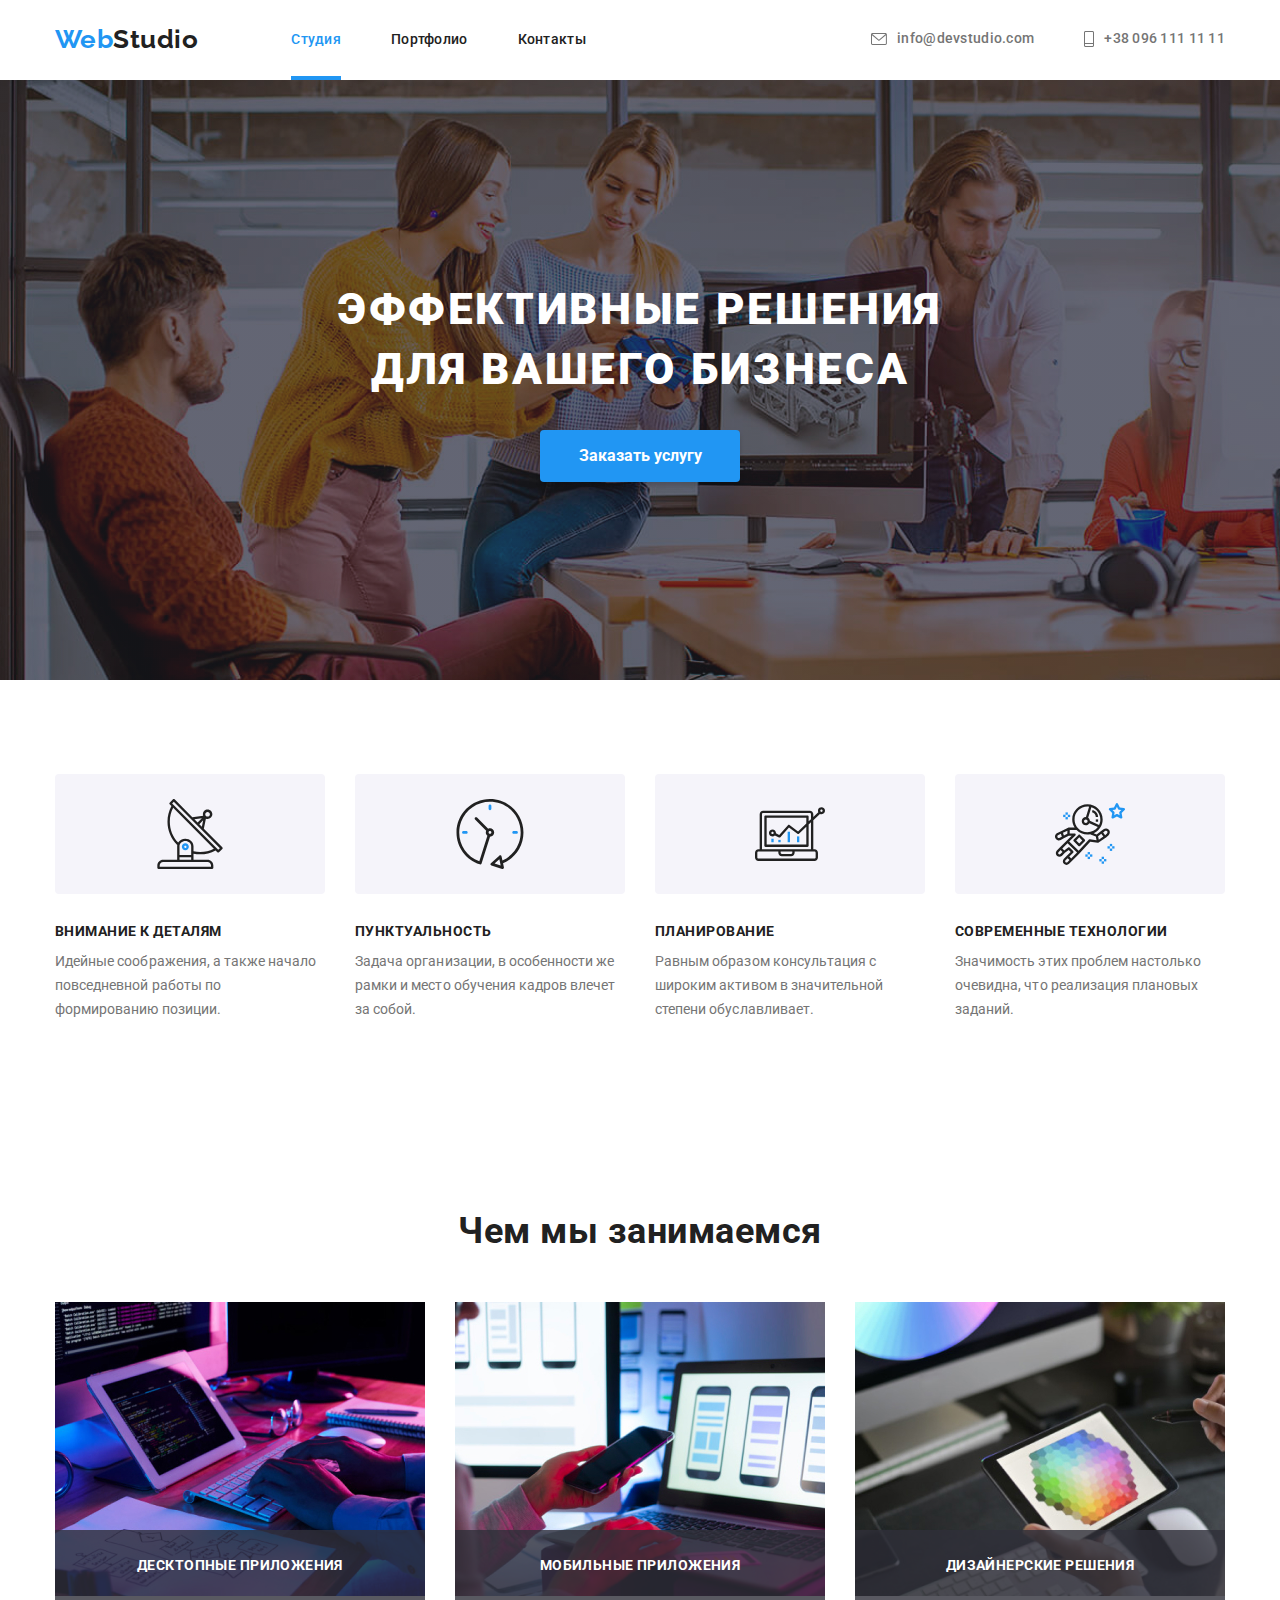
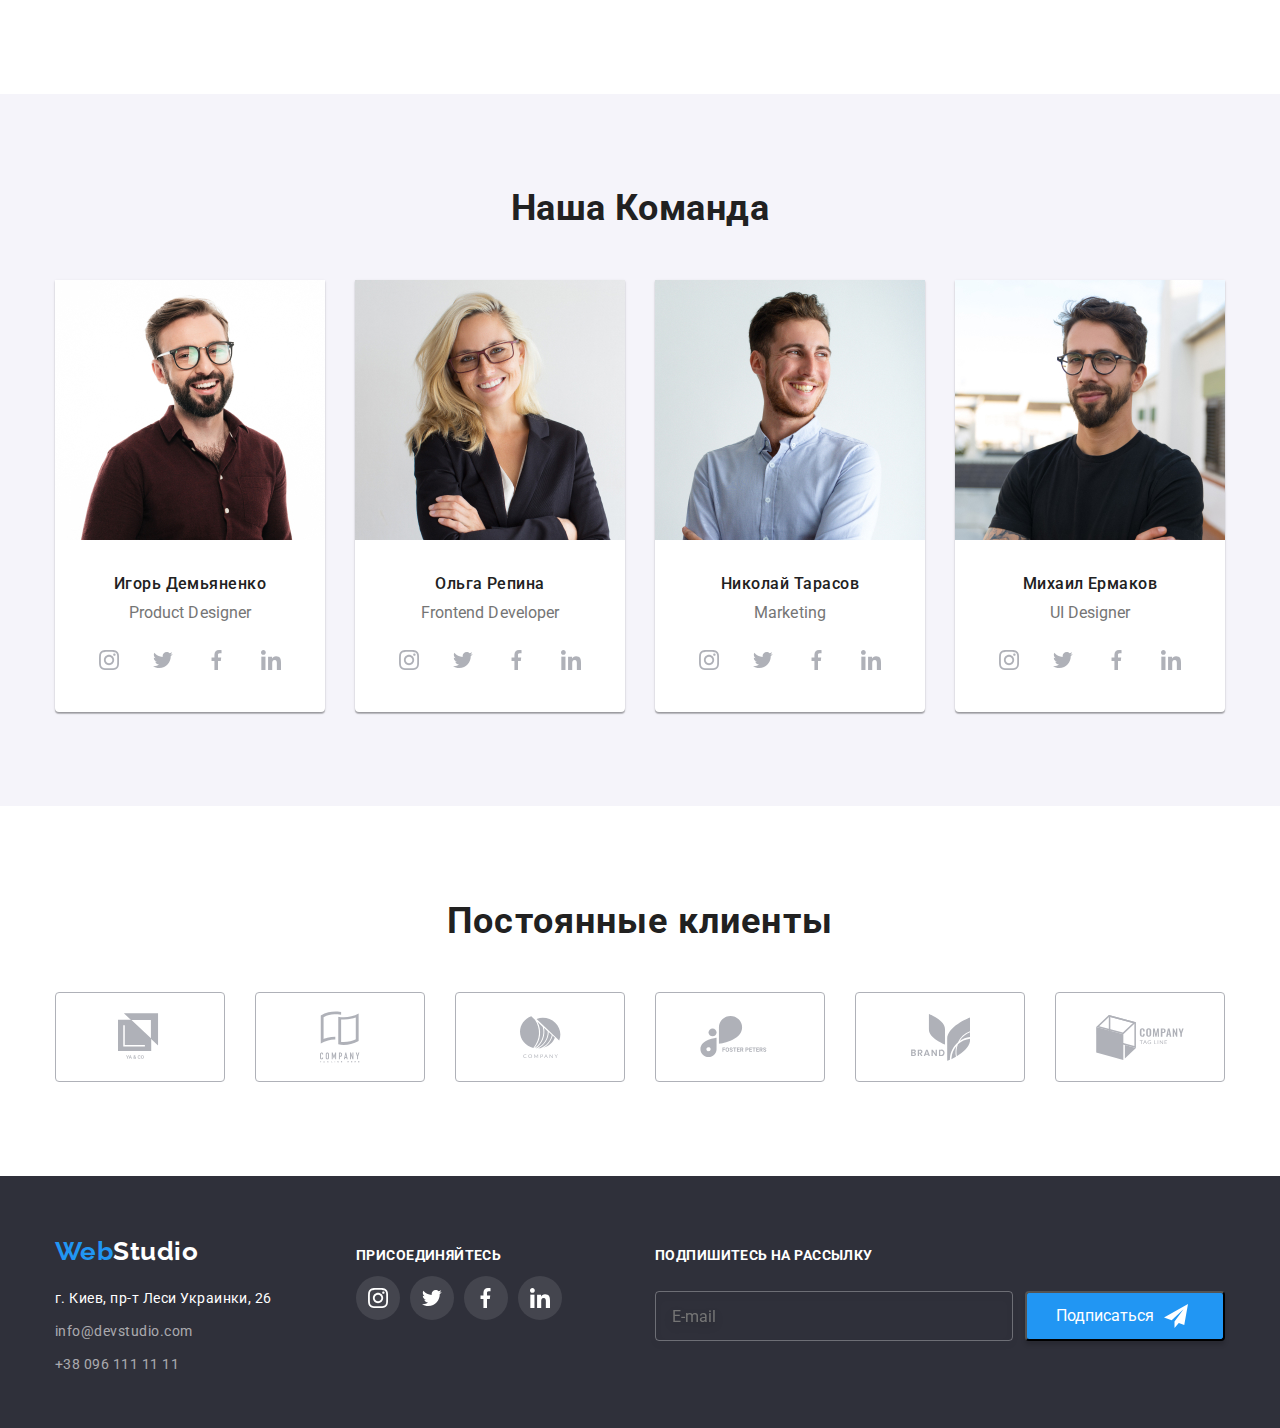
<file: index.html>
<!DOCTYPE html>
<html lang="ru">
<head>
    <meta charset="UTF-8">
    <meta name="viewport" content="width=device-width, initial-scale=1.0">
    <title>Студия</title>
    <link rel="preconnect" href="https://fonts.gstatic.com">
    <link href="https://fonts.googleapis.com/css2?family=Raleway:wght@700&family=Roboto:ital,wght@0,400;0,500;0,700;1,900&display=swap"
        rel="stylesheet">
    <link rel="stylesheet" href="https://cdnjs.cloudflare.com/ajax/libs/modern-normalize/1.0.0/modern-normalize.min.css">
    <link rel="stylesheet" href="./css/main.min.css">
</head>
<body>
    <!-- headbar -->
    <header class="header">
        <div class="container">
        <nav class="navigation">
            <a href="./index.html" class="logo"> <span class="web">Web</span>Studio</a>
            <ul class="site-nav list">
                <li class="item" ><a class="link hover-current blue" href="./index.html">Студия</a></li>
                <li class="item" ><a href="./portfolio.html" class="link">Портфолио</a></li>
                <li class="item" ><a href="" class="link">Контакты</a></li>
            </ul>
        </nav>
        <ul class="contacts-list list">
            <li class="item"><a class="link" href="mailto:info@devstudio.com">
            <svg class="envelope-img head">
                <use href="./images/sprite.svg#envelope"></use>
            </svg>info@devstudio.com</a>
        </li>
            <li class="item"><a class="link" href="tel:+380961111111">
                <svg class="phone-img head">
                <use href="./images/sprite.svg#vector"></use>
            </svg>+38 096 111 11 11</a>
        </li>
        </ul>
        </div>
    </header>
    <!-- hero -->
            <section class="hero">
            <div class="container">
                <h1 class="title">Эффективные решения для вашего бизнеса</h1>
                <button class="button" data-modal-open>Заказать услугу</button>
            </div>
            </section>
    <!-- Qualities -->
     <section class="qualities">
            <div class="container">
         <h2 class="visually-hidden">Oсобливості</h2>
                    <ul class="qualities-list list">
                        <li class="item">
                            <div class="qualities-list-item">
                                <svg class="qualities-list-icon">
                                    <use href="./images/sprite.svg#antena">
                                    </use>
                                </svg>
                            </div>
                            <h3 class="title">Внимание к деталям</h3>
                            <p class="text">Идейные соображения, а также начало повседневной работы по формированию позиции.</p>
                        </li>
                        <li class="item">
                            <div class="qualities-list-item">
                                <svg class="qualities-list-icon">
                                    <use href="./images/sprite.svg#clock">
                                    </use>
                                </svg>
                            </div>
                            <h3  class="title">Пунктуальность</h3>
                            <p class="text">Задача организации, в особенности же рамки и место обучения кадров влечет за собой.</p>
                        </li>
                        <li class="item">
                            <div class="qualities-list-item">
                                <svg class="qualities-list-icon">
                                    <use href="./images/sprite.svg#computer">
                                    </use>
                                </svg>
                            </div>
                            <h3  class="title">Планирование</h3>
                            <p class="text">Равным образом консультация с широким активом в значительной степени обуславливает.</p>
                        </li>
                        <li class="item">
                            <div class="qualities-list-item">
                                <svg class="qualities-list-icon">
                                    <use href="./images/sprite.svg#person">
                                    </use>
                                </svg>
                            </div>
                            <h3  class="title">Современные технологии</h3>
                            <p class="text">Значимость этих проблем настолько очевидна, что реализация плановых заданий.</p>
                        </li>
                    </ul>
             </div>
        </section>
            <!-- product-work -->
        <section class="product-work">
            <div class="container">
                <h2 class="title">Чем мы занимаемся</h2>
                <ul class="work-list list">
                    <li class="item">
                        <div class="profession-list-img-thumb">
                        <img src="./images/Main/box_1.jpg" alt="Клавиатура и планшет" width="370" height="294">
                        <p class="profession-img-descr">Десктопные приложения</p>    
                    </div>
                    </li>
                    <li class="item">
                        <div class="profession-list-img-thumb">
                        <img src="./images/Main/box_2.jpg" alt="Телефон и компютер" width="370" height="294">
                        <p class="profession-img-descr">Мобильные приложения</p>
   
                    </div>
                    </li>
                    <li class="item">
                        <div class="profession-list-img-thumb">
                        <img src="./images/Main/box_3.jpg " alt="Человек и планшет" width="370" height="294">
                        <p class="profession-img-descr">Дизайнерские решения</p>

                    </div>
                   </li>
                </ul>
            </div>
        </section>
    <!-- team-section -->
            <section class="team-section">
                <div class="container">
                    <h2 class="title">Наша Команда</h2>
                        <ul class="team-list list">
                            <li class="item">
                                    <img class="img-team" src="./images/Main/Igor.jpg" alt="Игорь-Демьяненко" width="270" height="260">
                                <div class="padding-studio">
                                    <h3 class="name-title">Игорь Демьяненко</h3>
                                    <p class="text">Product Designer</p>
                                    <ul class="social-list">
                                        <li class="social-list-items">
                                            <a href="" class="social-list-link">
                                                <svg class="social-list-icon">
                                                    <use href="./images/sprite.svg#instagram"></use>
                                                </svg>
                                            </a>
                                        </li>
                                        <li class="social-list-items">
                                            <a href="" class="social-list-link">
                                                <svg class="social-list-icon">
                                                    <use href="./images/sprite.svg#twitter"></use>
                                                </svg>
                                            </a>
                                        </li>
                                        <li class="social-list-items">
                                            <a href="" class="social-list-link">
                                                <svg class="social-list-icon">
                                                    <use href="./images/sprite.svg#facebook"></use>
                                                </svg>
                                            </a>
                                        </li>
                                        <li class="social-list-items">
                                            <a href="" class="social-list-link">
                                                <svg class="social-list-icon">
                                                    <use href="./images/sprite.svg#linkedin"></use>
                                                </svg>
                                            </a>
                                        </li>
                                    </ul>
                                </div>
                            </li>
                            <li class="item">
                                <img class="img-team" src="./images/Main/Olga.jpg" alt="Ольга-Репина" width="270" height="260">
                            <div class="padding-studio">
                                    <h3 class="name-title">Ольга Репина</h3>
                                <p class="text">Frontend Developer</p>
                                <ul class="social-list">
                                    <li class="social-list-items">
                                        <a href="" class="social-list-link">
                                            <svg class="social-list-icon">
                                                <use href="./images/sprite.svg#instagram"></use>
                                            </svg>
                                        </a>
                                    </li>
                                    <li class="social-list-items">
                                        <a href="" class="social-list-link">
                                            <svg class="social-list-icon">
                                                <use href="./images/sprite.svg#twitter"></use>
                                            </svg>
                                        </a>
                                    </li>
                                    <li class="social-list-items">
                                        <a href="" class="social-list-link">
                                            <svg class="social-list-icon">
                                                <use href="./images/sprite.svg#facebook"></use>
                                            </svg>
                                        </a>
                                    </li>
                                    <li class="social-list-items">
                                        <a href="" class="social-list-link">
                                            <svg class="social-list-icon">
                                                <use href="./images/sprite.svg#linkedin"></use>
                                            </svg>
                                        </a>
                                    </li>
                                </ul>
                            </div>
                            </li>
                            <li class="item">
                                <img class="img-team" src="./images/Main/Marketing.jpg" alt="Николай-Тарасов" width="270" height="260">
                                <div class="padding-studio">
                                    <h3 class="name-title">Николай Тарасов</h3>
                                    <p class="text">Marketing</p>
                                    <ul class="social-list">
                                        <li class="social-list-items">
                                            <a href="" class="social-list-link">
                                                <svg class="social-list-icon">
                                                    <use href="./images/sprite.svg#instagram"></use>
                                                </svg>
                                            </a>
                                        </li>
                                        <li class="social-list-items">
                                            <a href="" class="social-list-link">
                                                <svg class="social-list-icon">
                                                    <use href="./images/sprite.svg#twitter"></use>
                                                </svg>
                                            </a>
                                        </li>
                                        <li class="social-list-items">
                                            <a href="" class="social-list-link">
                                                <svg class="social-list-icon">
                                                    <use href="./images/sprite.svg#facebook"></use>
                                                </svg>
                                            </a>
                                        </li>
                                        <li class="social-list-items">
                                            <a href="" class="social-list-link">
                                                <svg class="social-list-icon">
                                                    <use href="./images/sprite.svg#linkedin"></use>
                                                </svg>
                                            </a>
                                        </li>
                                    </ul>
                                </div>
                            </li>
                            <li class="item">
                                <img class="img-team" src=".//images/Main/UI-designer.jpg" alt="Михаил-Ермаков" width="270" height="260">
                                <div class="padding-studio">
                                    <h3 class="name-title">Михаил Ермаков</h3>
                                    <p class="text">UI Designer</p>
                                    <ul class="social-list">
                                        <li class="social-list-items">
                                            <a href="" class="social-list-link">
                                                <svg class="social-list-icon">
                                                    <use href="./images/sprite.svg#instagram"></use>
                                                </svg>
                                            </a>
                                        </li>
                                        <li class="social-list-items">
                                            <a href="" class="social-list-link">
                                                <svg class="social-list-icon">
                                                    <use href="./images/sprite.svg#twitter"></use>
                                                </svg>
                                            </a>
                                        </li>
                                        <li class="social-list-items">
                                            <a href="" class="social-list-link">
                                                <svg class="social-list-icon">
                                                    <use href="./images/sprite.svg#facebook"></use>
                                                </svg>
                                            </a>
                                        </li>
                                        <li class="social-list-items">
                                            <a href="" class="social-list-link">
                                                <svg class="social-list-icon">
                                                    <use href="./images/sprite.svg#linkedin"></use>
                                                </svg>
                                            </a>
                                        </li>
                                    </ul>
                                </div>
                            </li>
                        </ul>
         
                        
                </div>
            </section>

            <!--companies-->
            <section class="companies-section">
                <div class="conteiner">
                    <h2 class="company-title">Постоянные клиенты</h2>
                    <ul class="companies">
                        <li class="companies-names">
                            <a href="" class="companies-link">
                                <svg class="company-list-icon1 img">
                                    <use href="./images/sprite.svg#yago"></use>
                                </svg>
                            </a>
                        </li>
                        <li class="companies-names">
                            <a href="" class="companies-link">
                                <svg class="company-list-icon2 img">
                                    <use href="./images/sprite.svg#company"></use>
                                </svg>
                            </a>
                        </li>
                        <li class="companies-names">
                            <a href="" class="companies-link">
                                <svg class="company-list-icon3 img">
                                    <use href="./images/sprite.svg#company-ball"></use>
                                </svg>
                            </a>
                        </li>
                        <li class="companies-names">
                            <a href="" class="companies-link">
                                <svg class="company-list-icon4 img">
                                    <use href="./images/sprite.svg#points"></use>
                                </svg>
                            </a>
                        </li>
                        <li class="companies-names">
                            <a href="" class="companies-link">
                                <svg class="company-list-icon5 img">
                                    <use href="./images/sprite.svg#brand"></use>
                                </svg>
                            </a>
                        </li>
                        <li class="companies-names">
                            <a href="" class="companies-link">
                                <svg class="company-list-icon6 img">
                                    <use href="./images/sprite.svg#tag-line"></use>
                                </svg>
                            </a>
                        </li>
                    </ul>
                </div>


            </section>
    <!--footer-->
    <footer class="footer">
        <div class="container footer2">
                <div>
                <a href="index.html" class="logo"> <span class="web">Web</span><span class="studio">Studio</span></a>
                <address class="footer1">
                    <span class="address">г. Киев, пр-т Леси Украинки, 26</span>
                    <ul class="list">
                        <li class="item">
                            <a class="info" href="mailto:info@devstudio.com">info@devstudio.com</a>
                        </li>   
                                            
                         <li class="item">
                             <a class="info" href="tel:+380961111111">+38 096 111 11 11</a>
                        </li>   
                                       
                    </ul>
                </address>
                </div> 
        
            <div class="footer-second-part">
                <p class="footer-second-title">присоединяйтесь</p>
                <ul class="social-list">
                    <li class="social-list-items">
                        <a href="" class="social-list-link-footer">
                            <svg class="social-list-icon-footer">
                                <use href="./images/sprite.svg#instagram"></use>
                            </svg>
                        </a>
                    </li>
                    <li class="social-list-items">
                        <a href="" class="social-list-link-footer">
                            <svg class="social-list-icon-footer">
                                <use href="./images/sprite.svg#twitter"></use>
                            </svg>
                        </a>
                    </li>
                    <li class="social-list-items">
                        <a href="" class="social-list-link-footer">
                            <svg class="social-list-icon-footer">
                                <use href="./images/sprite.svg#facebook"></use>
                            </svg>
                        </a>
                    </li>
                    <li class="social-list-items">
                        <a href="" class="social-list-link-footer">
                            <svg class="social-list-icon-footer">
                                <use href="./images/sprite.svg#linkedin"></use>
                            </svg>
                        </a>
                    </li>
                    </ul>
            </div>

            <div class="footer-third-part">
                <p class="footer-second-title">ПОДПИШИТЕСЬ НА РАССЫЛКУ</p>
                <form action="#" class="footer-form">
                    <input type="email" name="user-email" class="modal-form-input" placeholder="E-mail" required minlength="2">
                    <button class="button-footer-form">Подписаться
                    </button>
           
                </form>
            </div>
        </div>
        
        
    </footer>

    <div class="backdrop is-hidden" data-modal>
        <div class="modal">
            <button type="button" class="modal-close-btn" data-modal-close>
                <svg class="close-btn-icon">
                <use href="./images/sprite.svg#close"></use>
                </svg>
            </button>

            <form action="#" class="modal-form">

                <b class="title-form">Оставьте свои данные, мы вам перезвоним</b>

                <label  class="modal-form-input-lable">Имя
                   <span class="modal-form-input-wrapper">
                <input type="text" name="user-name" class="modal-form-input" required minlength="2">
                    <svg class="form-icons">
                        <use href="./images/sprite.svg#icon-person-form"></use>
                    </svg>
                   </span>
                </label>
                <label class="modal-form-input-lable">Телефон
                   <span class="modal-form-input-wrapper">
                <input type="tel" name="user-phone" class="modal-form-input" required>
                    <svg class="form-icons">
                        <use href="./images/sprite.svg#icon-phone-form"></use>
                    </svg>
                   </span>
                </label>
                <label  class="modal-form-input-lable">Почта
                  <span class="modal-form-input-wrapper">
                <input type="email" name="user-email" class="modal-form-input" required>
                    <svg class="form-icons">
                        <use href="./images/sprite.svg#icon-email-form"></use>
                    </svg>
                  </span>
                </label>
                <label  class="modal-form-input-lable">Комментарий                    
                <textarea name="user-message" class="modal-form-message" placeholder="Введите текст"></textarea>
                </label>

                <input type="checkbox" name="user-polocy" id="policy-check" class="modal-form-check-policy visually-hidden" required>
                <label for="policy-check" class="modal-form-label-policy">Соглашаюсь с рассылкой и принимаю  <a href="" class="form-contract">Условия договора</a></label>
                <button type="submit" class="modal-form-button">Отправить</button>
            </form>
        </div>
    </div>

    <script src="./js/modal.js"></script>

</body>
</html>
</file>
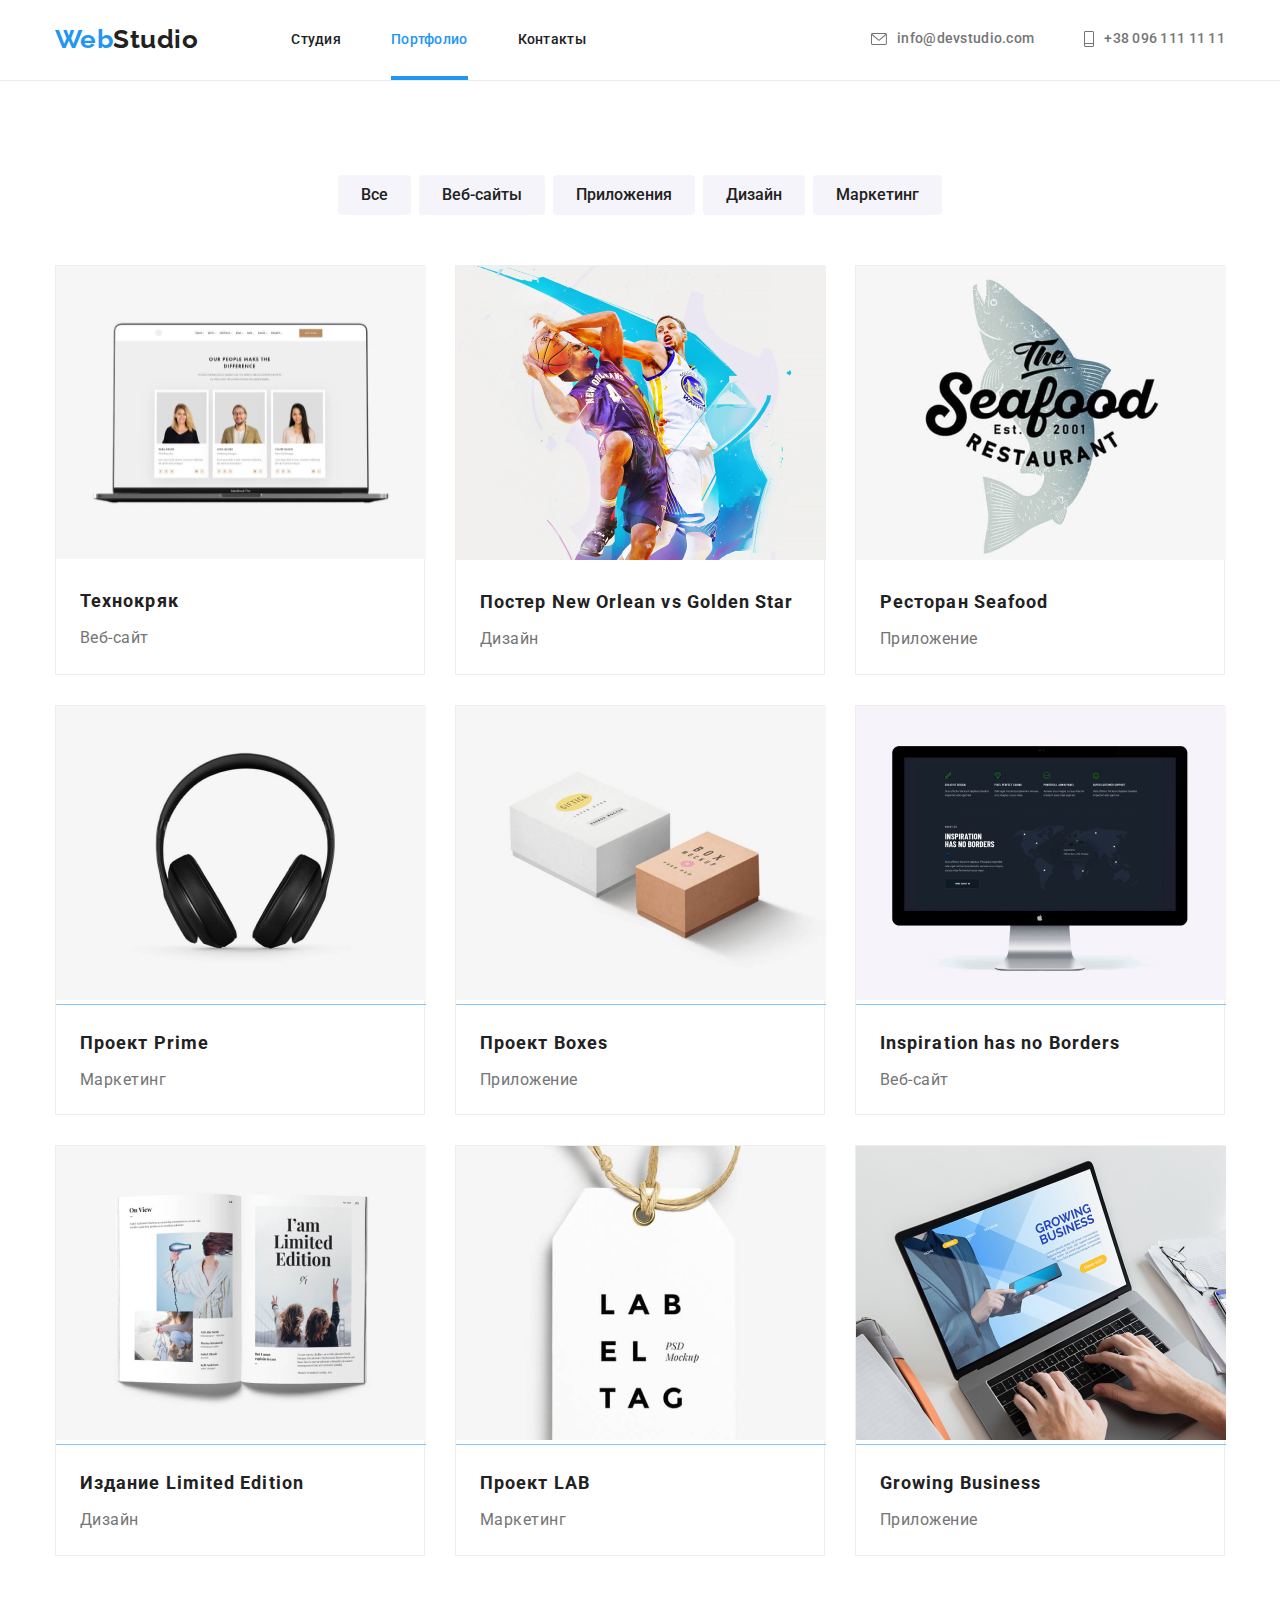
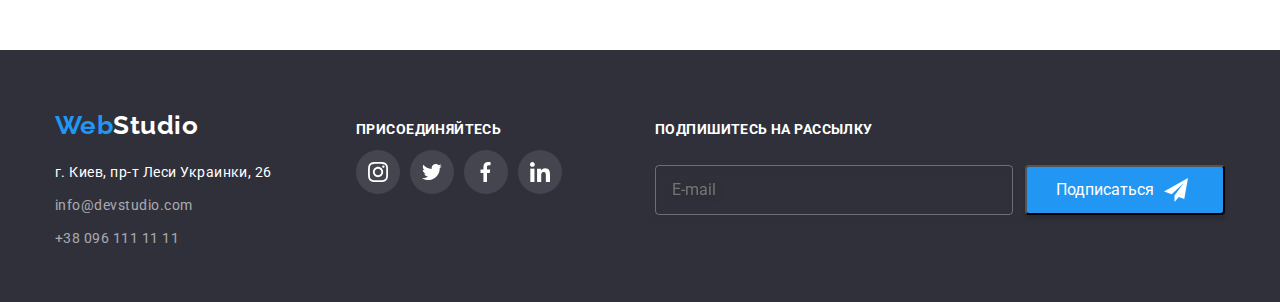
<file: portfolio.html>
<!DOCTYPE html>
<html lang="ru">
<head>
    <meta charset="UTF-8">
    <meta name="viewport" content="width=device-width, initial-scale=1.0">
    <title>Портфолио</title>
    <link rel="stylesheet" href="https://cdnjs.cloudflare.com/ajax/libs/modern-normalize/1.0.0/modern-normalize.min.css">
    <link rel="preconnect" href="https://fonts.gstatic.com">
    <link
        href="https://fonts.googleapis.com/css2?family=Raleway:wght@700&family=Roboto:ital,wght@0,400;0,500;0,700;1,900&display=swap"
        rel="stylesheet">
        <style>
            li {
                list-style-type: none;
            }
            a { 
                text-decoration: none;
            }
            
        </style>     
    
    <link rel="stylesheet" href="./css/main.min.css">
</head>
<body>
    <!-- headbar -->
    <header class="page-header">
        <div class="container">
            <nav class="navigation">
                <a href="./index.html" class="logo"> <span class="web">Web</span>Studio</a>
    
                <ul class="site-nav list">
                    <li class="item"><a class="link" href="./index.html">Студия</a></li>
                    <li class="item"><a href="./portfolio.html" class="link hover-current blue">Портфолио</a></li>
                    <li class="item"><a href="" class="link">Контакты</a></li>
                </ul>
            </nav>
            <ul class="contacts-list list">
                <li class="item"><a class="link" href="mailto:info@devstudio.com">
                <svg class="envelope-img">
                    <use href="./images/sprite.svg#envelope"></use>
                </svg>info@devstudio.com
                </a>
            </li>
                <li class="item"><a class="link" href="tel:+380961111111">
                    <svg class="phone-img">
                    <use href="./images/sprite.svg#vector"></use>
                </svg>+38 096 111 11 11</a></li>
            </ul>
        </div>
    
    
    
    
    </header>
    <main>
        
        <h1 hidden>Особливості</h1>
        <section class="portfolio-section">
            <div class="container">
        <!-- filter portfolio -->
        
        <ul class="filter-button list">     
            <li class="btn-list"><button type="button" class="link">Все</button></li>
            <li class="btn-list"><button type="button" class="link">Веб-сайты</button></li>
            <li class="btn-list"><button type="button" class="link">Приложения</button></li>
            <li class="btn-list"><button type="button" class="link">Дизайн</button></li>
            <li class="btn-list"><button type="button" class="link">Маркетинг</button></li>
        </ul>
        
        
        <!-- section portfolio -->
        <ul class="portfolio list">
            
            <li class="item">
                <a class="link" href="">
                    <div class="img-wrapper">
                        <img class="img-port" src="./images/Portfolio/img-1.jpg" alt="Ноутбук с людьми разными людьми на екране" width="370" height="293">
                    <p class="overlay">Технокряк это современная площадка распространения коронавируса. Компании используют эту платформу для цифрового шпионажа и атак на защищённые сервера конкурентов.</p>
                    </div>
                        <h2 class="title">Технокряк</h2>
                        <p class="text">Веб-сайт</p>
                   
                </a> 
            </li>

            <li class="item"> 
                <a class="link" href="">
                    <div class="img-wrapper">
                    <img class="img-port" src="./images/Portfolio/img-2.jpg" alt="Постер с 2-мя баскетболистами" width="370" height="294">
                <p class="overlay"></p>    
                </div> 
                    <h2 class="title">Постер New Orlean vs Golden Star</h2>
                            <p class="text">Дизайн</p>
                     
                </a>
            </li>

            <li class="item">
                <a class="link" href="">
                    <div class="img-wrapper">
                    <img class="img-port" src="./images/Portfolio/img-3.jpg" alt="Логотип Ресторана" width="370" height="294">
                <p class="overlay"></p>    
                </div> 
                    <h2 class="title">Ресторан Seafood</h2>
                            <p class="text">Приложение</p>
                     
                </a>
            </li>

            <li class="item"> 
                <a class="link" href="">
                    <div class="img-wrapper">
                    <img class="img-port" src="./images/Portfolio/img-4.jpg" alt="Наушники" width="370" height="294">
                <p class="overlay"></p>    
                </div>
                    <h2 class="title">Проект Prime</h2>
                        <p class="text">Маркетинг</p>
                   
                </a>
            </li>

            <li class="item"> 
                <a class="link" href="">
                    <div class="img-wrapper">
                    <img class="img-port" src="./images/Portfolio/img-5.jpg" alt="Две коробки" width="370" height="294">
                <p class="overlay"></p>    
                </div>   
                    <h2 class="title">Проект Boxes</h2>
                        <p class="text">Приложение</p>
                    
                </a>
            </li>

            <li class="item">
                <a class="link" href="">
                    <div class="img-wrapper">
                    <img class="img-port" src="./images/Portfolio/img-6.jpg" alt="Компютер с веб сайтом" width="370" height="294">
                <p class="overlay"></p>    
                </div>
                    <h2 class="title">Inspiration has no Borders</h2>
                        <p class="text">Веб-сайт</p>
                    
                </a>
            </li>

            <li class="item">
                <a class="link" href="">
                    <div class="img-wrapper">
                    <img class="img-port" src="./images/Portfolio/img-7.jpg" alt="Журнал Limited Edition" width="370" height="294">
                <p class="overlay"></p>    
                </div>
                    <h2 class="title">Издание Limited Edition</h2>
                        <p class="text">Дизайн</p>
                    
                </a>
            </li>

            <li class="item ">
                 <a class="link " href="">
                    <div class="img-wrapper">
                    <img class="img-port" src="./images/Portfolio/img-8.jpg" alt="Бирка на веревке" width="370" height="294">
                <p class="overlay"></p>    
                </div>
                    <h2 class="title">Проект LAB</h2>
                        <p class="text">Маркетинг</p>
                   

                </a>
            </li>
            
            <li class="item ">
                <a class="link " href="">
                    <div class="img-wrapper">
                    <img class="img-port" src="./images/Portfolio/img-9.jpg" alt="Человек взаимодействует с комютером" width="370" height="294">
                <p class="overlay"></p>    
                </div>
                    <h2 class="title">Growing Business</h2>
                        <p class="text">Приложение</p>
                    
                        
                </a>
            </li>
        </ul>
        </div>
</section>
    </main>

    
    <footer class="footer">
        <div class="container footer2">
                <div>
                <a href="index.html" class="logo"> <span class="web">Web</span><span class="studio">Studio</span></a>
                <address class="footer1">
                    <span class="address">г. Киев, пр-т Леси Украинки, 26</span>
                    <ul class="list">
                        <li class="item">
                            <a class="info" href="mailto:info@devstudio.com">info@devstudio.com</a>
                        </li>   
                                            
                         <li class="item">
                             <a class="info" href="tel:+380961111111">+38 096 111 11 11</a>
                        </li>   
                                       
                    </ul>
                </address>
                </div>
        
            <div class="footer-second-part">
                <p class="footer-second-title">присоединяйтесь</p>
                <ul class="social-list">
                    <li class="social-list-items">
                        <a href="" class="social-list-link-footer">
                            <svg class="social-list-icon-footer">
                                <use href="./images/sprite.svg#instagram"></use>
                            </svg>
                        </a>
                    </li>
                    <li class="social-list-items">
                        <a href="" class="social-list-link-footer">
                            <svg class="social-list-icon-footer">
                                <use href="./images/sprite.svg#twitter"></use>
                            </svg>
                        </a>
                    </li>
                    <li class="social-list-items">
                        <a href="" class="social-list-link-footer">
                            <svg class="social-list-icon-footer">
                                <use href="./images/sprite.svg#facebook"></use>
                            </svg>
                        </a>
                    </li>
                    <li class="social-list-items">
                        <a href="" class="social-list-link-footer">
                            <svg class="social-list-icon-footer">
                                <use href="./images/sprite.svg#linkedin"></use>
                            </svg>
                        </a>
                    </li>
                    </ul>
            </div>

            <div class="footer-third-part">
                <p class="footer-second-title">ПОДПИШИТЕСЬ НА РАССЫЛКУ</p>
                <form action="#" class="footer-form">
                    <input type="email" name="user-email" class="modal-form-input" placeholder="E-mail" required minlength="2">
                    <button class="button-footer-form">Подписаться
                    </button>
           
                </form>
            </div>
        </div>
        
    </footer>
</body>
</html>
</file>
<file: css/main.min.css>
:root{--general-color-text: #757575;--title-text-color: #212121;--accent-color: #2196f3;--contacts-color: rgba(255, 255, 255, 0.6);--background-color-blue: #2f303a;--text-title-white: #ffffff;--bgc-button: #e5e5e5;--bgc-team: #f5f4fa}li{list-style:none}body{background-color:#ffffff;color:var(--general-color-text);font-family:roboto, sans-serif;letter-spacing:0.03em}.visually-hidden{position:absolute !important;clip:rect(1px 1px 1px 1px);clip:rect(1px, 1px, 1px, 1px);padding:0 !important;border:0 !important;height:1px !important;width:1px !important;overflow:hidden}.container{width:1200px;text-align:center;margin-right:auto;margin-left:auto;padding-left:15px;padding-right:15px}.header .container{display:-webkit-box;display:-ms-flexbox;display:flex;-webkit-box-pack:justify;-ms-flex-pack:justify;justify-content:space-between;text-align:left;-webkit-box-align:center;-ms-flex-align:center;align-items:center}.hero .container{width:696px}.footer .container{text-align:left;padding-top:60px;padding-bottom:60px;margin-bottom:0px}.page-header .container{display:-webkit-box;display:-ms-flexbox;display:flex;-webkit-box-pack:justify;-ms-flex-pack:justify;justify-content:space-between;text-align:left;-webkit-box-align:center;-ms-flex-align:center;align-items:center}.logo{color:#212121;font-family:raleway, sans-serif;font-style:normal;font-weight:700;font-size:26px;line-height:1.19;text-decoration:none;-webkit-transition:250ms cubic-bezier(0.4, 0, 0.2, 1);transition:250ms cubic-bezier(0.4, 0, 0.2, 1)}.navigation .logo{padding-top:24px;padding-bottom:25px}.logo .web{color:var(--accent-color)}.logo .studio{color:var(--text-title-white)}.logo:hover,.logo:focus{color:var(--accent-color)}.list{list-style:none;padding:0px;margin:0px}.img{display:block}.page-header{border-bottom:1px solid #ececec}.navigation{display:-webkit-box;display:-ms-flexbox;display:flex;-webkit-box-align:center;-ms-flex-align:center;align-items:center}.site-nav{display:-webkit-box;display:-ms-flexbox;display:flex;margin-left:93px}.site-nav .link{display:block;position:relative;color:var(--title-text-color);font-weight:500;font-size:14px;line-height:1.14;letter-spacing:0.02em;text-decoration:none;padding-top:32px;padding-bottom:32px;-webkit-transition:color 250ms cubic-bezier(0.4, 0, 0.2, 1);transition:color 250ms cubic-bezier(0.4, 0, 0.2, 1)}.site-nav .hover-current:hover::after{-webkit-transform:scaleX(1.5);transform:scaleX(1.5)}.site-nav .item:not(:last-child){margin-right:50px}.site-nav .link:hover,.site-nav .link:focus{color:var(--accent-color)}.site-nav .blue{color:var(--accent-color);text-decoration:none;font-weight:500;font-size:14px;line-height:1.14;letter-spacing:0.02em}.item .hover-current::after{content:"";display:block;margin-top:28px;width:100%;height:4px;background-color:var(--accent-color);position:absolute;-webkit-transition:var(--timing250ms) var(--timing-function);transition:var(--timing250ms) var(--timing-function)}.contacts-list{display:-webkit-box;display:-ms-flexbox;display:flex;-webkit-box-align:center;-ms-flex-align:center;align-items:center;font-weight:500;font-size:14px;line-height:1.14;letter-spacing:0.02em;margin-left:auto}.contacts-list .item:not(:last-child){margin-right:50px}.contacts-list .link{display:-webkit-box;display:-ms-flexbox;display:flex;-webkit-box-align:center;-ms-flex-align:center;align-items:center;color:var(--general-color-text);text-decoration:none;padding-top:24px;padding-bottom:25px;-webkit-transition:color 250ms cubic-bezier(0.4, 0, 0.2, 1);transition:color 250ms cubic-bezier(0.4, 0, 0.2, 1)}.contacts-list .link:hover,.contacts-list .link:focus{color:var(--accent-color);fill:var(--accent-color)}.contacts-list .link:hover .envelope-img,.contacts-list .link:hover .envelope-img,.contacts-list .link:focus .envelope-img,.contacts-list .link:focus .envelope-img{fill:var(--accent-color)}.contacts-list .link:hover .phone-img,.contacts-list .link:hover .phone-img,.contacts-list .link:focus .phone-img,.contacts-list .link:focus .phone-img{fill:var(--accent-color)}.envelope-img{width:16px;height:12px;margin-right:10px;fill:var(--general-color-text);-webkit-transition:fill 250ms cubic-bezier(0.4, 0, 0.2, 1);transition:fill 250ms cubic-bezier(0.4, 0, 0.2, 1)}.phone-img{width:10px;height:16px;margin-right:10px;fill:var(--general-color-text);-webkit-transition:fill 250ms cubic-bezier(0.4, 0, 0.2, 1);transition:fill 250ms cubic-bezier(0.4, 0, 0.2, 1)}.current{color:var(--accent-color)}.hero{max-width:1600px;height:600px;margin-right:auto;margin-left:auto;text-align:center;padding-top:200px;padding-bottom:200px;background-image:-webkit-gradient(linear, left top, left bottom, from(rgba(47,48,58,0.4)), to(rgba(47,48,58,0.4))),url(../images/Hero/Img-hero.jpg);background-image:linear-gradient(rgba(47,48,58,0.4), rgba(47,48,58,0.4)),url(../images/Hero/Img-hero.jpg);background-repeat:no-repeat;background-size:cover}.hero .title{color:var(--text-title-white);font-weight:900;font-size:44px;line-height:1.36;letter-spacing:0.06em;text-transform:uppercase;margin-top:0px;margin-bottom:30px}.button{color:#ffffff;background-color:#2196f3;display:inline-block;-webkit-box-shadow:0px 4px 4px rgba(0,0,0,0.15);box-shadow:0px 4px 4px rgba(0,0,0,0.15);border:1px solid transparent;border-radius:4px;padding:10px 32px;font-size:16px;line-height:30px;font-weight:700;cursor:pointer;width:200px}.qualities-list-item{display:-webkit-box;display:-ms-flexbox;display:flex;-webkit-box-pack:center;-ms-flex-pack:center;justify-content:center;-webkit-box-align:center;-ms-flex-align:center;align-items:center;width:270px;height:120px;background:var(--bgc-team);border-radius:4px;margin-bottom:30px}.qualities-list-icon{width:70px;height:70px;color:var(--title-text-color);padding-left:0px}.portfolio-section{padding-top:94px;padding-bottom:94px}.qualities{padding-top:94px;padding-bottom:94px}.qualities .item{text-align:left;width:270px}.qualities .item :not(:last-child){margin-right:30px}.qualities .title{color:var(--title-text-color);font-weight:700;font-size:14px;line-height:1.14;text-transform:uppercase;margin-top:0px;margin-bottom:10px}.qualities .text{width:270px;font-weight:400;font-size:14px;line-height:1.71;margin-top:0;margin-bottom:0;color:var(--general-color-text);letter-spacing:0.003em}.qualities-list{display:-webkit-box;display:-ms-flexbox;display:flex}.qualities-list :not(:last-child){margin-right:30px}.team-section{padding-top:94px;padding-bottom:94px;background-color:var(--bgc-team);-ms-flex-line-pack:center;align-content:center;text-align:center;margin-right:auto;margin-left:auto;max-width:1600px}.team-section .title{color:var(--title-text-color);font-weight:700;font-size:36px;line-height:1.16;text-align:center;margin-top:0px;margin-bottom:50px}.team-section .padding-studio{padding:30px 32px}.team-section .name-title{color:var(--title-text-color);font-weight:500;font-size:16px;line-height:1.19;margin-top:0px;margin-bottom:10px}.team-section .text{font-weight:400;font-size:16px;line-height:1.19;margin-top:0px;margin-bottom:16px;color:var(--general-color-text);letter-spacing:0.003em}.team-section .item{background-color:#fff;width:270px;-webkit-box-shadow:0px 1px 3px rgba(0,0,0,0.12),0px 1px 1px rgba(0,0,0,0.14),0px 2px 1px rgba(0,0,0,0.2);box-shadow:0px 1px 3px rgba(0,0,0,0.12),0px 1px 1px rgba(0,0,0,0.14),0px 2px 1px rgba(0,0,0,0.2);border-radius:0px 0px 4px 4px}.team-section .item:not(:last-child){margin-right:30px}.team-list{display:-webkit-box;display:-ms-flexbox;display:flex}.img-team{margin-top:0px;margin-bottom:0px}.social-list{display:-webkit-box;display:-ms-flexbox;display:flex;-webkit-box-pack:justify;-ms-flex-pack:justify;justify-content:space-between;padding-left:0px;margin-top:0px;margin-bottom:0px}.social-list-link{display:-webkit-box;display:-ms-flexbox;display:flex;-webkit-box-pack:center;-ms-flex-pack:center;justify-content:center;-webkit-box-align:center;-ms-flex-align:center;align-items:center;width:44px;height:44px;background-color:#ffffff;border-radius:50%;-webkit-transition:background-color 250ms cubic-bezier(0.4, 0, 0.2, 1);transition:background-color 250ms cubic-bezier(0.4, 0, 0.2, 1)}.social-list-link:hover,.social-list-link *:focus{background-color:var(--accent-color)}.social-list-link:hover .social-list-icon,.social-list-link:hover .social-list-icon,.social-list-link *:focus .social-list-icon,.social-list-link *:focus .social-list-icon{fill:var(--text-title-white)}.social-list-icon{width:20px;height:20px;color:#AFB1B8;fill:currentColor;-webkit-transition:fill 250ms cubic-bezier(0.4, 0, 0.2, 1);transition:fill 250ms cubic-bezier(0.4, 0, 0.2, 1)}.social-list-icon-footer{width:20px;height:20px;fill:#FFFFFF;-webkit-transition:background-color 250ms cubic-bezier(0.4, 0, 0.2, 1);transition:background-color 250ms cubic-bezier(0.4, 0, 0.2, 1)}.social-list-items:not(:last-child){margin-right:10px}.social-list-link-footer{display:-webkit-box;display:-ms-flexbox;display:flex;-webkit-box-pack:center;-ms-flex-pack:center;justify-content:center;-webkit-box-align:center;-ms-flex-align:center;align-items:center;width:44px;height:44px;background-color:rgba(255,255,255,0.1);border-radius:50%;-webkit-transition:250ms cubic-bezier(0.4, 0, 0.2, 1);transition:250ms cubic-bezier(0.4, 0, 0.2, 1)}.social-list-link-footer:hover,.social-list-link-footer:focus{background-color:var(--accent-color);fill:#ffffff}.company-list-icon1{width:44.27px;height:49.23px;fill:#AFB1B8;-webkit-transition:fill 250ms cubic-bezier(0.4, 0, 0.2, 1);transition:fill 250ms cubic-bezier(0.4, 0, 0.2, 1)}.company-list-icon2{width:40px;height:52px;fill:#AFB1B8;-webkit-transition:fill 250ms cubic-bezier(0.4, 0, 0.2, 1);transition:fill 250ms cubic-bezier(0.4, 0, 0.2, 1)}.company-list-icon3{width:41px;height:42.6px;fill:#AFB1B8;-webkit-transition:fill 250ms cubic-bezier(0.4, 0, 0.2, 1);transition:fill 250ms cubic-bezier(0.4, 0, 0.2, 1)}.company-list-icon4{width:79.66px;height:42.02px;fill:#AFB1B8;-webkit-transition:fill 250ms cubic-bezier(0.4, 0, 0.2, 1);transition:fill 250ms cubic-bezier(0.4, 0, 0.2, 1)}.company-list-icon5{width:59px;height:47px;fill:#AFB1B8;-webkit-transition:fill 250ms cubic-bezier(0.4, 0, 0.2, 1);transition:fill 250ms cubic-bezier(0.4, 0, 0.2, 1)}.company-list-icon6{width:88.48px;height:45.44px;fill:#AFB1B8;-webkit-transition:fill 250ms cubic-bezier(0.4, 0, 0.2, 1);transition:fill 250ms cubic-bezier(0.4, 0, 0.2, 1)}.companies-section{height:370px}.companies{display:-webkit-box;display:-ms-flexbox;display:flex;-webkit-box-align:center;-ms-flex-align:center;align-items:center;-webkit-box-pack:center;-ms-flex-pack:center;justify-content:center;margin:0px;padding:0px}.companies-link{display:-webkit-box;display:-ms-flexbox;display:flex;-webkit-box-pack:center;-ms-flex-pack:center;justify-content:center;-webkit-box-align:center;-ms-flex-align:center;align-items:center;width:170px;height:90px;border:1px solid;color:#AFB1B8;-webkit-box-sizing:border-box;box-sizing:border-box;border-radius:4px;-webkit-transition:border-color 250ms cubic-bezier(0.4, 0, 0.2, 1);transition:border-color 250ms cubic-bezier(0.4, 0, 0.2, 1)}.companies-link:hover,.companies-link:focus{border-color:var(--accent-color)}.companies-link:hover .img,.companies-link:focus .img{fill:var(--accent-color)}.company-title{font-weight:bold;font-size:36px;line-height:42px;text-align:center;letter-spacing:0.03em;color:#212121;margin-bottom:50px;margin-top:0px;padding-top:94px}.companies-names:not(:last-child){margin-right:30px}.product-work{padding-top:94px;padding-bottom:94px}.product-work .work-list{display:-webkit-box;display:-ms-flexbox;display:flex;-webkit-box-align:center;-ms-flex-align:center;align-items:center}.product-work .work-list .item:not(:last-child){margin-right:30px}.product-work .title{color:var(--title-text-color);font-weight:700;font-size:36px;line-height:42px;text-align:center;margin-top:0px;margin-bottom:50px}.profession-list-img-thumb{position:relative}.profession-img-descr{position:absolute;bottom:0;width:100%;height:70px;margin:auto;padding-top:27px;background-color:rgba(47,48,58,0.8);font-weight:700;font-size:14px;line-height:1.143;text-align:center;letter-spacing:0.03em;text-transform:uppercase;color:var(--text-title-white)}.footer{background-color:var(--background-color-blue)}.footer .item:first-child{display:block;margin-bottom:9px}.footer .address{display:block;margin-bottom:9px}.footer .logo{display:block;margin-bottom:20px}.footer .info{color:rgba(255,255,255,0.6);font-style:normal;font-weight:400;font-size:14px;line-height:1.71;text-decoration:none}.address{color:var(--text-title-white);font-style:normal;font-weight:400;font-size:14px;line-height:1.71}.footer1{margin-right:70px;width:231px;height:81px}.footer2{display:-webkit-box;display:-ms-flexbox;display:flex;-webkit-box-align:baseline;-ms-flex-align:baseline;align-items:baseline}.footer-second-part{width:206px;height:80px;margin-top:0px;margin-left:0px}.footer-second-title{Line-height:16.41px;font-weight:700;font-size:14px;line-height:1.143px;letter-spacing:0.03em;text-transform:uppercase;color:#FFFFFF;margin-bottom:20px;margin-top:0px}.footer-third-part .footer-second-title{display:-webkit-box;display:-ms-flexbox;display:flex;margin:0px;height:16px}.footer-third-part{margin-left:93px}.footer-form{display:-webkit-box;display:-ms-flexbox;display:flex;-webkit-box-align:center;-ms-flex-align:center;align-items:center;background-color:var(--background-color-blue);margin-top:20px}.footer-form .modal-form-input{border:1px solid rgba(255,255,255,0.3);-webkit-box-sizing:border-box;box-sizing:border-box;-webkit-filter:drop-shadow(0px 4px 4px rgba(0,0,0,0.15));filter:drop-shadow(0px 4px 4px rgba(0,0,0,0.15));border-radius:4px;background-color:transparent;color:rgba(255,255,255,0.6);padding-left:16px;width:358px;height:50px}.button-footer-form{display:-webkit-box;display:-ms-flexbox;display:flex;-webkit-box-align:center;-ms-flex-align:center;align-items:center;width:200px;height:50px;font-size:16px;line-height:30px;background-color:var(--accent-color);color:var(--text-title-white);-webkit-box-shadow:0px 4px 4px rgba(0,0,0,0.15);box-shadow:0px 4px 4px rgba(0,0,0,0.15);border-radius:4px;margin-left:12px;padding-left:29px}.button-footer-form::after{content:'';display:block;width:24px;height:24px;margin-left:10px;background-image:url(../images/icon-send.svg);background-repeat:no-repeat;background-size:contain}.footer-send-icon{fill:var(--text-title-white);width:24px;height:24px}.backdrop{position:fixed;left:0;top:0;width:100%;height:100%;background-color:rgba(0,0,0,0.2);opacity:1;-webkit-transition:opacity 250ms cubic-bezier(0.4, 0, 0.2, 1);transition:opacity 250ms cubic-bezier(0.4, 0, 0.2, 1)}.modal{position:absolute;left:50%;top:50%;-webkit-transform:translate(-50%, -50%);transform:translate(-50%, -50%);width:528px;height:581px;background-color:#FFFFFF;-webkit-box-shadow:0px 1px 3px rgba(0,0,0,0.12),0px 1px 1px rgba(0,0,0,0.14),0px 2px 1px rgba(0,0,0,0.2);box-shadow:0px 1px 3px rgba(0,0,0,0.12),0px 1px 1px rgba(0,0,0,0.14),0px 2px 1px rgba(0,0,0,0.2);border-radius:4px;-webkit-transition:-webkit-transform 250ms cubic-bezier(0.4, 0, 0.2, 1);transition:-webkit-transform 250ms cubic-bezier(0.4, 0, 0.2, 1);transition:transform 250ms cubic-bezier(0.4, 0, 0.2, 1);transition:transform 250ms cubic-bezier(0.4, 0, 0.2, 1), -webkit-transform 250ms cubic-bezier(0.4, 0, 0.2, 1);padding-left:41px;padding-right:39px;padding-top:40px;padding-bottom:40px}.modal-close-btn{position:absolute;top:8px;right:8px;width:30px;height:30px;padding:6px;background:transparent;border:1px solid rgba(0,0,0,0.1);border-radius:50%;cursor:pointer}.close-btn-icon{width:18px;height:18px;-webkit-transition:fill 250ms cubic-bezier(0.4, 0, 0.2, 1);transition:fill 250ms cubic-bezier(0.4, 0, 0.2, 1)}.close-btn-icon:hover,.close-btn-icon:focus{fill:var(--accent-color)}.is-hidden{opacity:o;visibility:hidden;pointer-events:none}.modal-form{display:-webkit-box;display:-ms-flexbox;display:flex;-webkit-box-orient:vertical;-webkit-box-direction:normal;-ms-flex-direction:column;flex-direction:column}.modal-form-input{display:block;width:100%;height:40px;border:1px solid rgba(33,33,33,0.2);-webkit-box-sizing:border-box;box-sizing:border-box;border-radius:4px;padding-left:42px;-webkit-transition:border-color 250ms cubic-bezier(0.4, 0, 0.2, 1);transition:border-color 250ms cubic-bezier(0.4, 0, 0.2, 1)}.modal-form-input:focus{outline:none;border-color:var(--accent-color)}.title-form{display:block;width:100%;height:23px;font-weight:700;font-size:20px;line-height:1.15;text-align:center;letter-spacing:0.03em;color:var(--title-text-color);margin-bottom:12px}.modal-form-input-lable{font-size:12px;line-height:14px;letter-spacing:0.01em;color:var(--general-color-text)}.modal-form-input-wrapper{display:block;position:relative;margin-top:4px;margin-bottom:10px}.form-icons{display:block;position:absolute;top:50%;left:12px;-webkit-transform:translateY(-50%);transform:translateY(-50%);width:18px;height:18px;fill:var(--title-text-color);-webkit-transition:fill 250ms cubic-bezier(0.4, 0, 0.2, 1);transition:fill 250ms cubic-bezier(0.4, 0, 0.2, 1)}.modal-form-input:focus+.form-icons{fill:var(--accent-color)}.modal-form-message{font-family:inherit;font-size:14px;line-height:1.143;letter-spacing:0.01em;display:block;width:100%;height:120px;border:1px solid rgba(33,33,33,0.2);border-radius:4px;resize:none;margin-top:4px;-webkit-transition:border-color 250ms cubic-bezier(0.4, 0, 0.2, 1);transition:border-color 250ms cubic-bezier(0.4, 0, 0.2, 1);padding:12px 16px}.modal-form-message:focus{outline:none;border-color:var(--accent-color)}.modal-form-message::-webkit-input-placeholder{color:rgba(117,117,117,0.5)}.modal-form-message:-ms-input-placeholder{color:rgba(117,117,117,0.5)}.modal-form-message::-ms-input-placeholder{color:rgba(117,117,117,0.5)}.modal-form-message::placeholder{color:rgba(117,117,117,0.5)}.modal-form-label-policy{display:-webkit-box;display:-ms-flexbox;display:flex;-webkit-box-align:center;-ms-flex-align:center;align-items:center;font-size:14px;line-height:24px;letter-spacing:0.03em;color:var(--general-color-text);margin-top:20px;margin-bottom:30px}.modal-form-label-policy::before{display:inline-block;width:16px;height:15px;border:2px solid var(--title-text-color);content:"";margin-right:7px;-webkit-transition:background-image 250ms cubic-bezier(0.4, 0, 0.2, 1);transition:background-image 250ms cubic-bezier(0.4, 0, 0.2, 1)}.modal-form-check-policy:checked+.modal-form-label-policy::before{background-image:url("../images/icon-check.svg");border:0px}.form-contract{margin-left:1%;color:var(--accent-color)}.modal-form-button{color:#ffffff;background-color:#2196f3;display:inline-block;-ms-flex-item-align:center;-ms-grid-row-align:center;align-self:center;width:200px;height:50px;-webkit-box-shadow:0px 4px 4px rgba(0,0,0,0.15);box-shadow:0px 4px 4px rgba(0,0,0,0.15);border:1px solid transparent;border-radius:4px;padding:10px 32px;margin-bottom:30px;cursor:pointer;width:200px}.filter-button{display:-webkit-box;display:-ms-flexbox;display:flex;-webkit-box-pack:center;-ms-flex-pack:center;justify-content:center}.filter-button .link{color:var(--title-text-color);background-color:var(--bgc-team);font-weight:500;font-size:16px;line-height:1.62;display:inline-block;border:1px solid transparent;border-radius:4px;padding:6px 22px;cursor:pointer;-webkit-transition:background-color 250ms cubic-bezier(0.4, 0, 0.2, 1),color 250ms cubic-bezier(0.4, 0, 0.2, 1),-webkit-box-shadow 250ms cubic-bezier(0.4, 0, 0.2, 1);transition:background-color 250ms cubic-bezier(0.4, 0, 0.2, 1),color 250ms cubic-bezier(0.4, 0, 0.2, 1),-webkit-box-shadow 250ms cubic-bezier(0.4, 0, 0.2, 1);transition:background-color 250ms cubic-bezier(0.4, 0, 0.2, 1),color 250ms cubic-bezier(0.4, 0, 0.2, 1),box-shadow 250ms cubic-bezier(0.4, 0, 0.2, 1);transition:background-color 250ms cubic-bezier(0.4, 0, 0.2, 1),color 250ms cubic-bezier(0.4, 0, 0.2, 1),box-shadow 250ms cubic-bezier(0.4, 0, 0.2, 1),-webkit-box-shadow 250ms cubic-bezier(0.4, 0, 0.2, 1)}.filter-button .link:hover,.filter-button .link:focus{background-color:var(--accent-color);color:var(--text-title-white)}.filter-button .btn-list:not(:last-child){margin-right:8px}button{font-family:inherit}.portfolio{display:-webkit-box;display:-ms-flexbox;display:flex;-ms-flex-wrap:wrap;flex-wrap:wrap;width:1170px;padding-top:50px;padding-left:0px;margin:0px}.portfolio .text{font-weight:400;font-size:16px;line-height:1.87;margin:0;padding-left:24px;padding-bottom:20px;padding-right:24px;font-size:16px;letter-spacing:0.03em;color:var(--general-color-text)}.portfolio .item{width:370px;margin-right:30px;margin-bottom:30px;border:1px solid #eeeeee;text-align:left}.portfolio .item:nth-child(3n){margin-right:0px}.portfolio .item:nth-last-child(-n+3){margin-bottom:0px}.portfolio .link{display:block;width:370px;-webkit-box-shadow:none;box-shadow:none;-webkit-transition:-webkit-box-shadow 250ms cubic-bezier(0.4, 0, 0.2, 1);transition:-webkit-box-shadow 250ms cubic-bezier(0.4, 0, 0.2, 1);transition:box-shadow 250ms cubic-bezier(0.4, 0, 0.2, 1);transition:box-shadow 250ms cubic-bezier(0.4, 0, 0.2, 1), -webkit-box-shadow 250ms cubic-bezier(0.4, 0, 0.2, 1)}.portfolio .link:hover,.portfolio .link:focus{-webkit-box-shadow:0px 1px 3px rgba(0,0,0,0.12),0px 1px 1px rgba(0,0,0,0.14),0px 2px 1px rgba(0,0,0,0.2);box-shadow:0px 1px 3px rgba(0,0,0,0.12),0px 1px 1px rgba(0,0,0,0.14),0px 2px 1px rgba(0,0,0,0.2)}.portfolio .link:hover:hover .overlay,.portfolio .link:hover:focus .overlay,.portfolio .link:focus:hover .overlay,.portfolio .link:focus:focus .overlay{-webkit-transform:translateY(0);transform:translateY(0)}.portfolio .link :visited{color:var(--general-color-text)}.portfolio .title{color:var(--title-text-color);font-weight:700;font-size:18px;line-height:2;letter-spacing:0.06em;margin-bottom:4px;margin-top:20px;padding-left:24px}.img-wrapper{position:relative;overflow:hidden}.overlay{position:absolute;left:0;top:0;background-color:rgba(33,150,243,0.9);width:100%;height:100%;font-size:18px;line-height:28px;letter-spacing:0.03em;color:var(--text-title-white);margin:0 auto;padding:63px 24px;-webkit-transform:translateY(100%);transform:translateY(100%);-webkit-transition:-webkit-transform 250ms cubic-bezier(0.4, 0, 0.2, 1);transition:-webkit-transform 250ms cubic-bezier(0.4, 0, 0.2, 1);transition:transform 250ms cubic-bezier(0.4, 0, 0.2, 1);transition:transform 250ms cubic-bezier(0.4, 0, 0.2, 1), -webkit-transform 250ms cubic-bezier(0.4, 0, 0.2, 1)}.img-port{margin-top:0px}
/*# sourceMappingURL=main.min.css.map */
</file>
